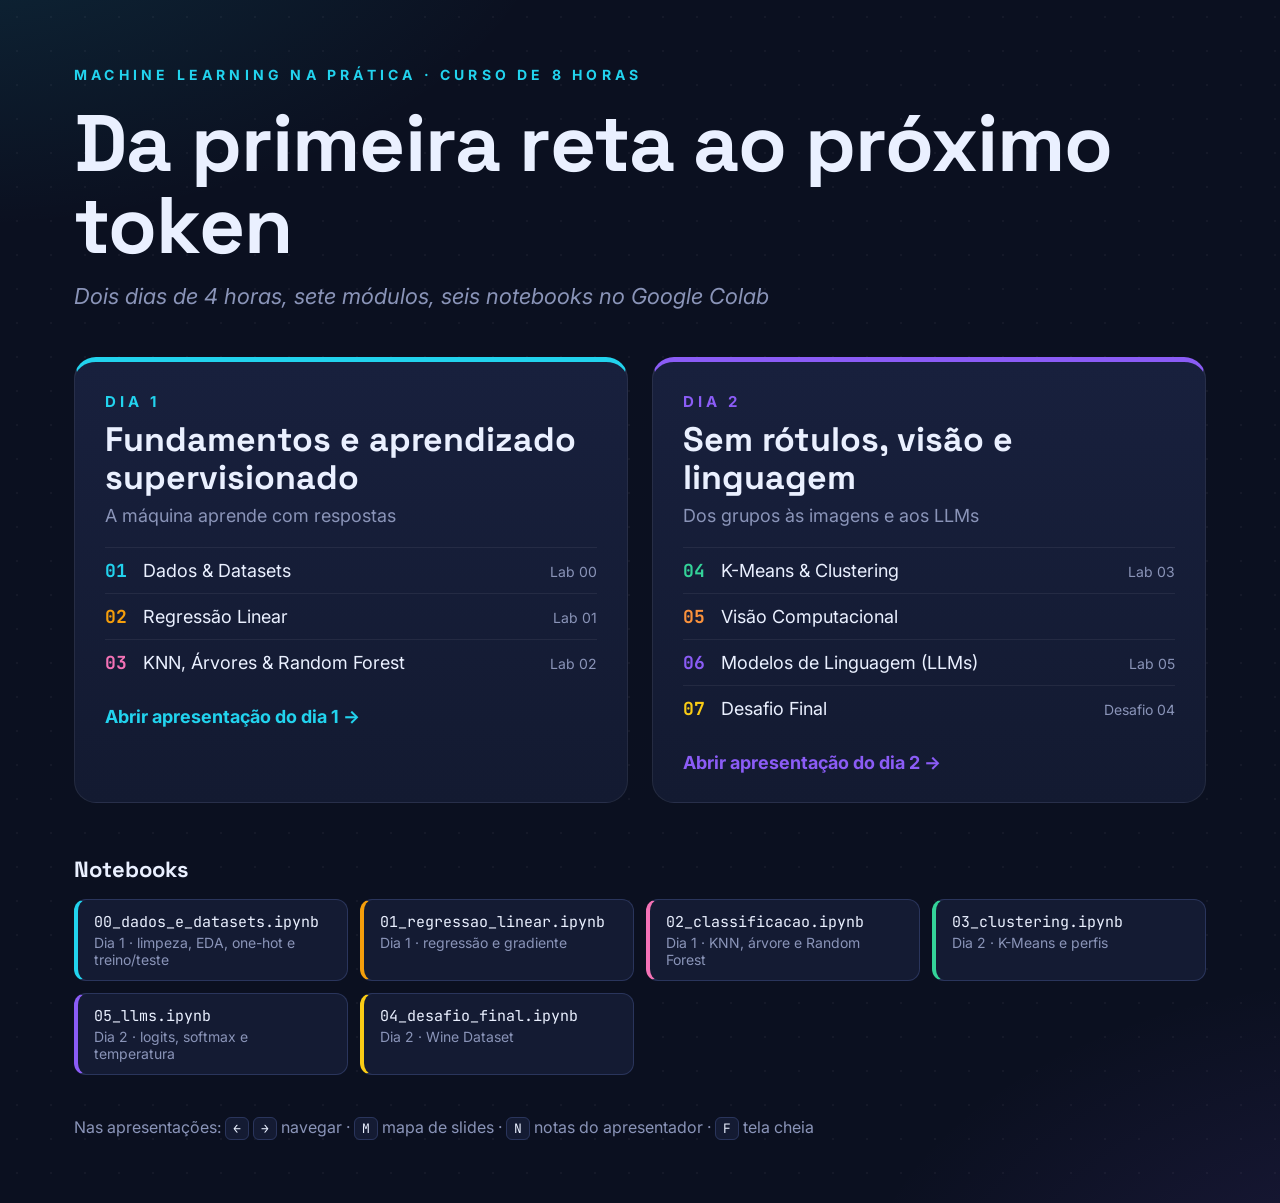
<file: index.html>
<!DOCTYPE html>
<html lang="pt-BR">
<head>
<meta charset="utf-8">
<meta name="viewport" content="width=device-width, initial-scale=1">
<title>Machine Learning na Prática</title>
<link rel="preconnect" href="https://fonts.googleapis.com">
<link rel="preconnect" href="https://fonts.gstatic.com" crossorigin>
<link href="https://fonts.googleapis.com/css2?family=Space+Grotesk:wght@500;700&family=Inter:wght@400;500;700&family=JetBrains+Mono:wght@400;700&display=swap" rel="stylesheet">
<style>
:root{--bg:#0B1020;--p1:#141B33;--ln:#2A355C;--tx:#EAF0FF;--mu:#8A94B8;--dim:#5A6488;--cy:#22D3EE;--am:#F59E0B;--pk:#F472B6;--gr:#34D399;--or:#FB923C;--vi:#8B5CF6;--ye:#FACC15;color-scheme:dark}
*{box-sizing:border-box}
body{margin:0;min-height:100vh;color:var(--tx);font:18px/1.5 Inter,system-ui,sans-serif;
 background:radial-gradient(900px 500px at -5% -10%,#22d3ee22,transparent 70%),radial-gradient(800px 500px at 110% 110%,#8b5cf622,transparent 70%),radial-gradient(circle,#ffffff0a 1.2px,transparent 1.4px) 0 0/34px 34px,var(--bg)}
main{max-width:1180px;margin:0 auto;padding:64px 24px 48px}
.k{font-weight:700;letter-spacing:.3em;text-transform:uppercase;font-size:14px;color:var(--cy)}
h1{font:700 clamp(42px,7vw,80px)/1.02 "Space Grotesk",sans-serif;margin:18px 0 14px;letter-spacing:-.01em}
.sub{color:var(--mu);font-size:22px;font-style:italic;margin:0 0 44px}
.days{display:grid;grid-template-columns:repeat(auto-fit,minmax(320px,1fr));gap:24px}
a.day{display:block;text-decoration:none;color:inherit;background:linear-gradient(180deg,#18203d,#131a31);border:1px solid #ffffff12;border-radius:22px;padding:30px 30px 26px;transition:transform .2s,border-color .2s;border-top:5px solid var(--c)}
a.day:hover,a.day:focus-visible{transform:translateY(-4px);border-color:var(--c);outline:none}
.day .n{font:700 15px Inter,sans-serif;letter-spacing:.25em;text-transform:uppercase;color:var(--c)}
.day h2{font:700 34px/1.1 "Space Grotesk",sans-serif;margin:10px 0 6px}
.day .t{color:var(--mu);margin-bottom:18px}
.mod{display:flex;gap:12px;align-items:baseline;padding:9px 0;border-top:1px solid #ffffff10}
.mod b{font-family:"JetBrains Mono",monospace;min-width:26px}
.mod span{flex:1}.mod i{font-style:normal;font-size:14px;color:var(--mu)}
.go{display:inline-block;margin-top:18px;font-weight:700;color:var(--c)}
h3{font:700 22px "Space Grotesk",sans-serif;margin:52px 0 16px}
.nb{display:grid;grid-template-columns:repeat(auto-fit,minmax(260px,1fr));gap:12px}
.nb div{background:var(--p1);border:1px solid var(--ln);border-left:4px solid var(--c);border-radius:12px;padding:12px 16px;font:15px "JetBrains Mono",monospace}
.nb small{display:block;font:14px Inter,sans-serif;color:var(--mu);margin-top:2px}
.keys{color:var(--mu);font-size:16px;margin-top:40px}
kbd{font:13px "JetBrains Mono";background:var(--p1);border:1px solid var(--ln);border-radius:6px;padding:2px 7px;color:var(--tx)}
</style>
</head>
<body>
<main>
  <div class="k">Machine Learning na Prática · curso de 8 horas</div>
  <h1>Da primeira reta ao próximo token</h1>
  <p class="sub">Dois dias de 4 horas, sete módulos, seis notebooks no Google Colab</p>

  <div class="days">
    <a class="day" href="dia1.html" style="--c:var(--cy)">
      <div class="n">Dia 1</div>
      <h2>Fundamentos e aprendizado supervisionado</h2>
      <div class="t">A máquina aprende com respostas</div>
      <div class="mod" style="color:var(--cy)"><b>01</b><span style="color:var(--tx)">Dados &amp; Datasets</span><i>Lab 00</i></div>
      <div class="mod" style="color:var(--am)"><b>02</b><span style="color:var(--tx)">Regressão Linear</span><i>Lab 01</i></div>
      <div class="mod" style="color:var(--pk)"><b>03</b><span style="color:var(--tx)">KNN, Árvores &amp; Random Forest</span><i>Lab 02</i></div>
      <span class="go">Abrir apresentação do dia 1 →</span>
    </a>
    <a class="day" href="dia2.html" style="--c:var(--vi)">
      <div class="n">Dia 2</div>
      <h2>Sem rótulos, visão e linguagem</h2>
      <div class="t">Dos grupos às imagens e aos LLMs</div>
      <div class="mod" style="color:var(--gr)"><b>04</b><span style="color:var(--tx)">K-Means &amp; Clustering</span><i>Lab 03</i></div>
      <div class="mod" style="color:var(--or)"><b>05</b><span style="color:var(--tx)">Visão Computacional</span><i></i></div>
      <div class="mod" style="color:var(--vi)"><b>06</b><span style="color:var(--tx)">Modelos de Linguagem (LLMs)</span><i>Lab 05</i></div>
      <div class="mod" style="color:var(--ye)"><b>07</b><span style="color:var(--tx)">Desafio Final</span><i>Desafio 04</i></div>
      <span class="go">Abrir apresentação do dia 2 →</span>
    </a>
  </div>

  <h3>Notebooks</h3>
  <div class="nb">
    <div style="--c:var(--cy)">00_dados_e_datasets.ipynb<small>Dia 1 · limpeza, EDA, one-hot e treino/teste</small></div>
    <div style="--c:var(--am)">01_regressao_linear.ipynb<small>Dia 1 · regressão e gradiente</small></div>
    <div style="--c:var(--pk)">02_classificacao.ipynb<small>Dia 1 · KNN, árvore e Random Forest</small></div>
    <div style="--c:var(--gr)">03_clustering.ipynb<small>Dia 2 · K-Means e perfis</small></div>
    <div style="--c:var(--vi)">05_llms.ipynb<small>Dia 2 · logits, softmax e temperatura</small></div>
    <div style="--c:var(--ye)">04_desafio_final.ipynb<small>Dia 2 · Wine Dataset</small></div>
  </div>

  <p class="keys">Nas apresentações: <kbd>←</kbd> <kbd>→</kbd> navegar · <kbd>M</kbd> mapa de slides · <kbd>N</kbd> notas do apresentador · <kbd>F</kbd> tela cheia</p>
</main>
</body>
</html>
</file>
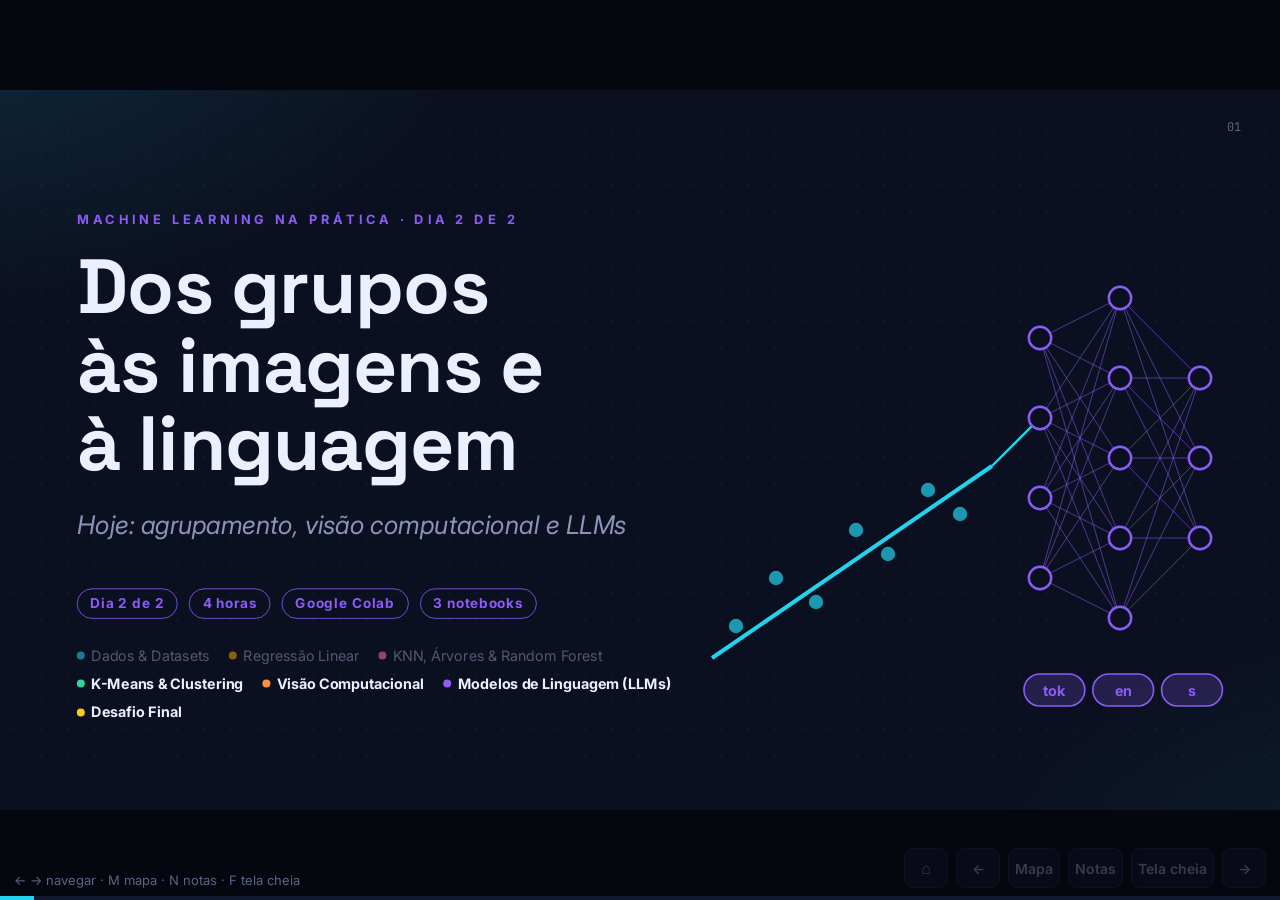
<file: dia2.html>
<!DOCTYPE html>
<html lang="pt-BR">
<head>
<meta charset="utf-8">
<meta name="viewport" content="width=device-width, initial-scale=1">
<title>ML na Prática · Dia 2</title>
<link rel="preconnect" href="https://fonts.googleapis.com">
<link rel="preconnect" href="https://fonts.gstatic.com" crossorigin>
<link href="https://fonts.googleapis.com/css2?family=Space+Grotesk:wght@500;700&family=Inter:wght@400;500;700&family=JetBrains+Mono:wght@400;700&display=swap" rel="stylesheet">
<link rel="stylesheet" href="assets/deck.css">
</head>
<body>
<div id="stage">
<!-- D2COVER -->
<section class="s" data-b="0" data-notes="CAPA · DIA 2 (2 min). Boas-vindas ao segundo dia. Ontem a máquina aprendeu com respostas (rótulos). Hoje: aprender sem rótulos, enxergar imagens e chegar aos LLMs — e ver como tudo de ontem reaparece dentro deles.">
  <div style="position:absolute;left:96px;top:150px;width:860px">
    <div class="lbl vi" style="letter-spacing:.3em">Machine Learning na Prática · Dia 2 de 2</div>
    <h1 style="font-size:96px;line-height:1.02;margin:26px 0 30px">Dos grupos às imagens e à linguagem</h1>
    <div class="mu" style="font-size:32px;font-style:italic">Hoje: agrupamento, visão computacional e LLMs</div>
    <div class="row" style="gap:14px;margin-top:56px"><span class="pill vi">Dia 2 de 2</span><span class="pill vi" id="coverDur">4 horas</span><span class="pill vi">Google Colab</span><span class="pill vi">3 notebooks</span></div>
    <div id="coverMods" style="display:flex;flex-wrap:wrap;gap:10px 24px;margin-top:34px;font-size:18px;color:var(--mu)"></div>
  </div>
  <svg id="cover" viewBox="0 0 700 700" style="position:absolute;right:40px;top:110px;width:700px;height:700px"></svg>
</section>

<!-- RECAP -->
<section class="s" data-b="1" data-notes="ONTEM (5 min). Relembre o fluxo do dia 1 e faça as três perguntas, uma de cada vez, antes de revelar a resposta (avance). Respostas: (1) para não vazar informação do teste para o treino; (2) não — olhe o recall da classe que importa; (3) fica sensível a ruído: overfitting.">
  <h2>Ontem, em uma linha</h2>
  <div id="recapChain" class="row" style="justify-content:space-between;margin:10px 0 50px"></div>
  <div class="grid3">
    <div class="card" style="border-top:4px solid var(--cy)"><div class="lbl cy" style="font-size:14px">Pergunta 1</div><b style="font-size:25px;display:block;margin:12px 0 16px">Por que o scaler é ajustado só no treino?</b><div class="f mu" data-f="1" style="font-size:21px">Para não vazar a média e o desvio do teste.</div></div>
    <div class="card" style="border-top:4px solid var(--pk)"><div class="lbl pk" style="font-size:14px">Pergunta 2</div><b style="font-size:25px;display:block;margin:12px 0 16px">95% de acurácia é sempre um bom modelo?</b><div class="f mu" data-f="2" style="font-size:21px">Não: olhe o recall da classe que importa.</div></div>
    <div class="card" style="border-top:4px solid var(--am)"><div class="lbl am" style="font-size:14px">Pergunta 3</div><b style="font-size:25px;display:block;margin:12px 0 16px">O que acontece com K = 1 no KNN?</b><div class="f mu" data-f="3" style="font-size:21px">Fica sensível a ruído: overfitting.</div></div>
  </div>
</section>

<!-- AGENDA2 -->
<section class="s" data-b="1" data-id="agenda" data-notes="AGENDA (2 min). Roteiro do dia 2: quatro módulos e o desafio final. Clique num módulo para pular; tecla M abre o mapa de slides.">
  <h2>O caminho de hoje</h2>
  <div class="mu" style="font-size:25px;margin-top:-18px" id="agSub"></div>
  <svg id="agSvg" viewBox="0 0 1408 600" style="width:1408px;height:600px;margin-top:10px"></svg>
</section>

<!-- M04 -->
<section class="s sec" data-b="5" data-q="Dá para encontrar grupos sem ninguém dizer quais são?" data-items="K-Means passo a passo;Cotovelo e silhouette;Quando o K-Means falha;DBSCAN e hierárquico;PCA: reduzir dimensões;lab:Lab 03" data-notes="CAPA DO MÓDULO 04 (1 min). Mudamos de tipo de aprendizado: agora não há rótulos. O K-Means descobre grupos pela distância — a mesma ideia de distância do KNN de ontem."></section>

<!-- 20 -->
<section class="s" data-b="5" data-id="km" data-notes="SLIDE 20 (5 min). Use “Passo” para alternar: (1) cada ponto vai ao centroide mais próximo, (2) cada centroide vira a média do seu grupo. Repita até estabilizar. Sorteie de novo para mostrar que a inicialização importa. O cluster não recebe significado automaticamente: a interpretação vem depois.">
  <h2>E se ninguém soubesse as respostas?</h2>
  <div class="row" style="gap:40px">
    <svg id="kmPlot" viewBox="0 0 760 560" style="width:760px;height:560px"></svg>
    <div class="col" style="flex:1;gap:18px">
      <div class="card col" style="gap:12px">
        <div class="row" style="gap:10px;flex-wrap:wrap"><button class="b" id="kmInit">Sortear centroides</button><button class="b" id="kmStep">Passo ▸</button><button class="b" id="kmRun">▶ Rodar</button></div>
        <div class="row" style="gap:10px;align-items:center;font-size:19px">K = <button class="b" data-k="2">2</button><button class="b on" data-k="3">3</button><button class="b" data-k="4">4</button><button class="b" data-k="5">5</button></div></div>
      <div class="card"><div class="lbl mu" style="font-size:14px">Agora</div><div id="kmPhase" style="font-size:28px;font-weight:700;margin-top:8px;min-height:80px"></div><div class="mono mu" id="kmIt" style="font-size:19px"></div></div>
      <div class="col" style="gap:6px;font-size:21px"><div><b class="gr">1</b> escolher K e sortear centroides</div><div><b class="gr">2</b> cada ponto vai ao centroide mais próximo</div><div><b class="gr">3</b> centroide vira a média do grupo</div><div><b class="gr">4</b> repetir até estabilizar</div></div>
      <div class="note">O significado de cada grupo é interpretação humana</div>
    </div>
  </div>
</section>

<!-- 21 -->
<section class="s" data-b="5" data-id="elbow" data-notes="SLIDE 21 (5 min). Calculado ao vivo nos mesmos dados do slide anterior. A inércia sempre cai quando K cresce (com K = n ela é zero), então o cotovelo é uma heurística, não uma prova. Silhouette (−1 a 1) compara coesão e separação. Escala, formato e densidade dos grupos influenciam os dois.">
  <h2>Quantos grupos realmente existem?</h2>
  <div class="row" style="gap:32px">
    <div class="card" style="flex:1"><div class="lbl gr">Inércia × K</div><svg id="elbowSvg" viewBox="0 0 620 420" style="width:100%;height:420px;margin-top:10px"></svg><div class="note" style="font-size:19px">Cotovelo: heurística, não prova</div></div>
    <div class="card f" data-f="1" style="flex:1"><div class="lbl cy">Silhouette × K</div><svg id="silSvg" viewBox="0 0 620 420" style="width:100%;height:420px;margin-top:10px"></svg><div class="note" style="font-size:19px">Mais alto = grupos coesos e separados</div></div>
  </div>
</section>

<!-- KMFAIL -->
<section class="s" data-b="5" data-id="kmfail" data-notes="QUANDO O K-MEANS FALHA (5 min). O K-Means supõe grupos “redondos”, de tamanho parecido, e usa a média. Troque o conjunto: em bolhas ele vai bem; em luas e anéis corta os grupos ao meio; com densidades diferentes erra a fronteira. À direita, o DBSCAN agrupa por densidade: pontos com vizinhos suficientes dentro de um raio ε formam grupos, e pontos isolados viram ruído (cinza). Ele não precisa de K, mas precisa de ε.">
  <h2>Quando o K-Means falha</h2>
  <div class="row" id="kfSet" style="gap:10px;margin-bottom:18px"><button class="b on" data-d="blobs">Bolhas</button><button class="b" data-d="moons">Luas</button><button class="b" data-d="rings">Anéis</button><button class="b" data-d="dens">Densidades diferentes</button></div>
  <div class="row" style="gap:28px">
    <div class="card" style="flex:1;padding:18px 22px"><div class="lbl gr" style="font-size:14px">K-Means · K = <span id="kfK"></span></div><svg id="kfKm" viewBox="0 0 640 440" style="width:100%;height:440px"></svg></div>
    <div class="card" style="flex:1;padding:18px 22px"><div class="lbl cy" style="font-size:14px">DBSCAN · por densidade</div><svg id="kfDb" viewBox="0 0 640 440" style="width:100%;height:440px"></svg></div>
  </div>
</section>

<!-- DENDRO -->
<section class="s" data-b="5" data-id="dendro" data-notes="AGRUPAMENTO HIERÁRQUICO (4 min). Começa com cada ponto sozinho e vai juntando os dois grupos mais próximos, passo a passo. O dendrograma registra essas fusões: a altura é a distância em que os grupos se juntaram. Arraste a linha de corte: a altura do corte define quantos grupos você quer, sem rodar de novo. Útil para ver a estrutura em vários níveis (taxonomias, perfis de clientes).">
  <h2>Juntar os mais próximos, passo a passo</h2>
  <div class="row" style="gap:36px">
    <svg id="dgPts" viewBox="0 0 540 520" style="width:540px;height:520px"></svg>
    <div class="col" style="flex:1;gap:14px"><svg id="dgTree" viewBox="0 0 830 440" style="width:100%;height:440px"></svg>
      <div class="row" style="gap:16px;align-items:center"><span class="lbl mu" style="font-size:14px">Altura do corte</span><input id="dgCut" type="range" min="0.02" max="1" step="0.01" value="0.45" style="width:360px"><span class="big gr" id="dgK" style="font-size:34px"></span></div></div>
  </div>
</section>

<!-- PCA -->
<section class="s" data-b="5" data-id="pca" data-notes="PCA (5 min). Dados com muitas features são difíceis de visualizar e de agrupar. A PCA procura as direções de maior variância. Gire o eixo: cada ponto é projetado nele (traços) e a barra mostra quanto da variância total sobra na projeção. Clique em “Encontrar PC1” para ir à melhor direção. Com as 13 features do Wine, as 2 primeiras componentes já permitem um gráfico 2D. Como o K-Means, a PCA é não supervisionada e precisa de dados padronizados.">
  <h2>Muitas features? Procure as direções que importam</h2>
  <div class="row" style="gap:40px">
    <svg id="pcaSvg" viewBox="0 0 760 560" style="width:760px;height:560px"></svg>
    <div class="col" style="flex:1;gap:18px">
      <div class="card"><div class="lbl mu" style="font-size:14px">Ângulo do eixo</div><div class="row" style="align-items:center;gap:16px;margin-top:10px"><input id="pcaA" type="range" min="0" max="179" step="1" value="120" style="width:300px"><span class="mono big" id="pcaAv" style="font-size:30px"></span></div><button class="b" id="pcaGo" style="margin-top:14px">Encontrar PC1</button></div>
      <div class="card"><div class="lbl mu" style="font-size:14px">Variância preservada</div><div class="big gr" id="pcaV" style="font-size:72px;margin-top:6px"></div><div style="height:18px;border-radius:9px;background:var(--ln);margin-top:12px"><div id="pcaBar" style="height:100%;border-radius:9px;background:var(--gr);width:0"></div></div></div>
      <div class="col" style="gap:8px;font-size:21px"><div><b class="gr">PC1</b> <span class="mu">direção de maior variância</span></div><div><b class="gr">PC2</b> <span class="mu">a próxima, perpendicular à PC1</span></div><div><b class="gr">Uso</b> <span class="mu">visualizar, comprimir, acelerar modelos</span></div></div>
    </div>
  </div>
</section>

<!-- 22 LAB03 -->
<section class="s lab" data-b="5" data-lab="03|Encontre perfis de consumo|03_clustering.ipynb|20|gr" data-steps="00–05|Explorar os dados sintéticos de consumo e sua variação;05–10|Padronizar e aplicar o K-Means;10–15|Comparar K pelo cotovelo e pela silhouette;15–20|Testar sem padronização e interpretar centroides e perfis" data-q="O cluster é útil para uma decisão real, ou só visualmente convincente?" data-notes="SLIDE 22 — LAB 03 (20 min). Abra 03_clustering.ipynb."></section>

<!-- PAUSE3 -->
<section class="s" data-b="5" data-pause="10" data-next="A seguir: visão computacional" data-nochrome="1" data-notes="PAUSA (10 min). Clique em Iniciar."></section>

<!-- M05 -->
<section class="s sec" data-b="6" data-q="Como uma máquina enxerga?" data-items="Do neurônio à rede;Imagem = tabela de números;Convolução e CNNs;Data augmentation;Transfer learning;Tarefas de visão" data-notes="CAPA DO MÓDULO 05 (1 min). Para enxergar, precisamos de redes neurais. Começamos pelo neurônio (a nossa reta de ontem com uma ativação) e chegamos às redes convolucionais e ao transfer learning."></section>

<!-- 23 -->
<section class="s" data-b="6" data-id="neuron" data-notes="SLIDE 23 (5 min). Base para visão e linguagem. Avance: a reta vira um neurônio (várias entradas, soma ponderada, ativação). Depois troque a ativação no gráfico da direita: é a MESMA rede de 12 neurônios com pesos fixos. Com ativação linear, ela inteira vira uma reta; com ReLU ou sigmoide, curvas. É a não linearidade que dá poder às camadas. Evite dizer que redes são “apenas regressões agrupadas”.">
  <h2>Da primeira reta a uma rede inteira</h2>
  <div class="row" style="gap:30px">
    <svg viewBox="0 0 860 600" style="width:860px;height:600px">
      <g class="f" data-f="0" style="opacity:1;transform:none"><rect x="0" y="40" width="240" height="220" rx="18" fill="#141B33"/><line x1="30" y1="210" x2="210" y2="80" stroke="#22D3EE" stroke-width="5"/><text x="120" y="245" text-anchor="middle" font-family="JetBrains Mono" font-weight="700" font-size="22" fill="#22D3EE">w·x + b</text></g>
      <g class="f" data-f="1">
        <path d="M255 150 H300" stroke="#8A94B8" stroke-width="3" marker-end="url(#arw)"/>
        <g font-family="JetBrains Mono" font-size="20">
        <circle cx="350" cy="60" r="30" fill="#1B2442" stroke="#22D3EE" stroke-width="2.5"/><text x="350" y="67" text-anchor="middle">x₁</text>
        <circle cx="350" cy="150" r="30" fill="#1B2442" stroke="#22D3EE" stroke-width="2.5"/><text x="350" y="157" text-anchor="middle">x₂</text>
        <circle cx="350" cy="240" r="30" fill="#1B2442" stroke="#22D3EE" stroke-width="2.5"/><text x="350" y="247" text-anchor="middle">x₃</text>
        <path d="M380 60 L510 145 M380 150 L510 150 M380 240 L510 155" stroke="#22D3EE" stroke-width="2.5" stroke-dasharray="8 7" style="animation:flow 1s linear infinite"/>
        <text x="430" y="85" fill="#22D3EE" font-size="17">w₁</text><text x="430" y="142" fill="#22D3EE" font-size="17">w₂</text><text x="430" y="222" fill="#22D3EE" font-size="17">w₃</text>
        <circle cx="565" cy="150" r="55" fill="#8B5CF6" fill-opacity=".25" stroke="#8B5CF6" stroke-width="3"/><text x="565" y="158" text-anchor="middle" font-weight="700" font-size="24">Σ | σ</text>
        <path d="M620 150 H690" stroke="#8B5CF6" stroke-width="3" marker-end="url(#arv)"/><text x="705" y="160" font-size="30" font-weight="700" fill="#8B5CF6">a</text></g>
        <rect x="270" y="320" width="520" height="70" rx="14" fill="#141B33"/><text x="530" y="364" text-anchor="middle" font-family="JetBrains Mono" font-weight="700" font-size="22">a = <tspan fill="#8B5CF6">σ</tspan>(w₁x₁ + w₂x₂ + w₃x₃ + b)</text></g>
      <g class="f" data-f="2"><g id="netSmall" transform="translate(0,430)"></g></g>
    </svg>
    <div class="card f" data-f="3" style="flex:1"><div class="lbl vi">Mesma rede, outra ativação</div>
      <svg id="actPlot" viewBox="0 0 480 330" style="width:100%;height:330px;margin:12px 0"></svg>
      <div class="row" id="actBtns" style="gap:10px"><button class="b" data-a="lin">linear</button><button class="b on" data-a="relu">ReLU</button><button class="b" data-a="sig">sigmoide</button></div>
      <div id="actMsg" style="font-size:20px;margin-top:14px;min-height:56px"></div></div>
  </div>
</section>

<!-- 24 -->
<section class="s" data-b="6" data-notes="SLIDE 24 (4 min). Propagação direta: a rede calcula a previsão. A perda mede o erro. Retropropagação: calcula os gradientes de todos os pesos (regra da cadeia). O otimizador atualiza os parâmetros — a mesma descida do gradiente do módulo de regressão, com milhões ou bilhões de parâmetros.">
  <h2>A rede aprende com o mesmo princípio</h2>
  <div class="row" style="gap:40px">
    <svg viewBox="0 0 760 580" style="width:760px;height:580px">
      <circle id="loopC" cx="380" cy="290" r="210" fill="none" stroke="#2A355C" stroke-width="3" stroke-dasharray="12 10"/>
      <circle r="13" fill="#F59E0B"><animateMotion dur="5s" repeatCount="indefinite" path="M380 80 A210 210 0 1 1 379.9 80"/></circle>
      <g font-size="23" font-weight="700" text-anchor="middle">
        <rect x="230" y="40" width="300" height="84" rx="16" fill="#141B33" stroke="#22D3EE" stroke-width="2.5"/><text x="380" y="78" fill="#22D3EE">Propagação direta</text><text x="380" y="106" font-size="17" font-weight="400" fill="#8A94B8">calcula a previsão</text>
        <rect x="500" y="248" width="250" height="84" rx="16" fill="#141B33" stroke="#F59E0B" stroke-width="2.5"/><text x="625" y="286" fill="#F59E0B">Perda</text><text x="625" y="314" font-size="17" font-weight="400" fill="#8A94B8">mede o erro</text>
        <rect x="230" y="456" width="300" height="84" rx="16" fill="#141B33" stroke="#8B5CF6" stroke-width="2.5"/><text x="380" y="494" fill="#8B5CF6">Retropropagação</text><text x="380" y="522" font-size="17" font-weight="400" fill="#8A94B8">calcula os gradientes</text>
        <rect x="10" y="248" width="250" height="84" rx="16" fill="#141B33" stroke="#34D399" stroke-width="2.5"/><text x="135" y="286" fill="#34D399">Otimizador</text><text x="135" y="314" font-size="17" font-weight="400" fill="#8A94B8">atualiza os pesos</text>
        <text x="380" y="298" font-size="22" font-family="JetBrains Mono" font-weight="400" fill="#5A6488">1 passo</text></g>
    </svg>
    <div class="card" style="flex:1"><div class="lbl am">Lembra do módulo 02?</div>
      <svg viewBox="0 0 520 260" style="width:100%;height:260px;margin:18px 0"><path d="M20 20 Q260 460 500 20" fill="none" stroke="#22D3EE" stroke-width="4"/>
        <g fill="#F59E0B"><circle cx="60" cy="72" r="9"/><circle cx="140" cy="150" r="9"/><circle cx="200" cy="190" r="9"/><circle cx="240" cy="205" r="9"/></g></svg>
      <div class="mono" style="font-size:30px;font-weight:700;text-align:center">w ← w − α · ∂L/∂w</div>
      <div class="mu" style="text-align:center;margin-top:12px">mesma regra, aplicada a todos os pesos da rede</div></div>
  </div>
</section>

<!-- VC 1: pixels -->
<section class="s" data-b="6" data-id="px" data-notes="PIXELS (5 min). Desenhe no grid arrastando o mouse (Shift + arrastar apaga). Cada quadradinho é um pixel: um número de 0 (preto) a 255 (branco). Uma imagem 14×14 em tons de cinza é uma tabela com 196 números; colorida, são 3 canais (R, G, B). Avance para “achatar” a imagem em uma linha: é exatamente uma linha de dataset do módulo 01, com 196 features. O desenho feito aqui é usado nos dois próximos slides.">
  <h2>Para a máquina, uma imagem é uma tabela de números</h2>
  <div class="row" style="gap:56px">
    <svg id="pxGrid" viewBox="-1 -1 506 506" style="width:560px;height:560px;cursor:crosshair;touch-action:none"></svg>
    <div class="col" style="flex:1;gap:20px">
      <div class="row" style="gap:10px;flex-wrap:wrap"><button class="b" id="pxEx">Exemplo: 7</button><button class="b" id="pxClr">Limpar</button><button class="b on" id="pxNum">Números</button></div>
      <div class="card"><div class="big or" style="font-size:68px">14 × 14 = 196</div><div class="mu" style="margin-top:10px">números entre 0 (preto) e 255 (branco)</div></div>
      <div class="card"><b>Uma foto colorida Full HD</b><div class="mono" style="font-size:24px;margin-top:8px">1920 × 1080 × 3 <span class="mu">canais RGB</span></div><div class="mono or" style="font-size:24px;font-weight:700">≈ 6,2 milhões de números</div></div>
      <div class="f" data-f="1"><div class="lbl mu" style="font-size:14px;margin-bottom:10px">Achatando a imagem: uma linha do dataset</div><svg id="pxVec" viewBox="0 0 760 62" style="width:100%;height:62px"></svg><div class="mu" style="font-size:19px;margin-top:8px">196 features → serve para KNN, árvore, rede neural…</div></div>
    </div>
  </div>
  <div class="note" style="position:absolute;bottom:40px">Arraste no grid para desenhar · Shift + arrastar apaga</div>
</section>

<!-- VC 2: convolução -->
<section class="s" data-b="6" data-id="conv" data-notes="CONVOLUÇÃO (6 min). A imagem do slide anterior (o que vocês desenharam!) passa por um filtro 3×3. Em cada posição: multiplica cada pixel pelo peso correspondente e soma. Troque o filtro: borda vertical, horizontal, desfoque, realce. Clique em Deslizar para ver a janela percorrendo a imagem. Ciano = resposta positiva, âmbar = negativa. Avance para o ponto-chave: numa CNN ninguém escolhe esses pesos — eles são aprendidos com descida do gradiente, como o w da regressão.">
  <h2>Um filtro que desliza pela imagem</h2>
  <svg id="convSvg" viewBox="0 0 1408 430" style="width:1408px;height:430px"></svg>
  <div class="row" style="gap:16px;align-items:center;margin-top:22px;flex-wrap:wrap">
    <div class="row" id="convK" style="gap:10px"><button class="b on" data-k="v">Borda vertical</button><button class="b" data-k="h">Borda horizontal</button><button class="b" data-k="blur">Desfoque</button><button class="b" data-k="sharp">Realce</button></div>
    <button class="b" id="convGo">▶ Deslizar</button>
    <div id="convCalc" class="mono" style="font-size:21px;margin-left:12px"></div>
  </div>
  <div class="f" data-f="1" style="margin-top:24px;font-size:25px"><b class="or">Numa CNN, os pesos do filtro não são escolhidos à mão:</b> <span class="mu">são aprendidos com descida do gradiente</span></div>
</section>

<!-- VC 3: CNN -->
<section class="s" data-b="6" data-id="cnn" data-notes="CNN (5 min). Uma rede convolucional empilha camadas de convolução (filtros aprendidos), ReLU e pooling (reduz o tamanho guardando o valor mais forte). Avance: as primeiras camadas respondem a bordas e traços; as do meio, a curvas e formas; no fim, uma camada densa combina tudo e gera probabilidades por classe. Os mapas mostrados são calculados a partir do dígito desenhado; as probabilidades são ilustrativas.">
  <h2>De bordas a objetos: camadas que enxergam</h2>
  <svg id="cnnSvg" viewBox="0 0 1408 500" style="width:1408px;height:500px"></svg>
  <div class="note" style="position:absolute;bottom:40px">Mapas calculados a partir do seu desenho · filtros da 2ª camada e probabilidades ilustrativos</div>
</section>

<!-- AUG -->
<section class="s" data-b="6" data-id="aug" data-notes="DATA AUGMENTATION (4 min). Rótulos custam caro; variações custam quase nada. A partir do dígito desenhado (slide de pixels), geramos versões deslocadas, giradas, com zoom, ruído e contraste diferentes — todas continuam sendo um 7. Assim a rede aprende a ignorar o que não importa (posição, iluminação). Clique em “Novas variações”. Cuidado com transformações que mudam o rótulo: um 7 espelhado não é um 7; já um gato espelhado continua gato.">
  <h2>Mais exemplos sem novos rótulos</h2>
  <div class="row" style="gap:44px">
    <div class="col" style="width:320px;gap:14px"><div class="lbl mu" style="font-size:14px">Original (seu desenho)</div><svg id="augOrig" viewBox="0 0 280 280" style="width:300px;height:300px"></svg><button class="b" id="augGo">Novas variações</button><div class="mu" style="font-size:20px">Cada variação continua sendo um <b class="tx">7</b>: o rótulo vem de graça</div></div>
    <div id="augGrid" style="flex:1;display:grid;grid-template-columns:repeat(3,1fr);gap:18px"></div>
  </div>
</section>

<!-- TRANSFER -->
<section class="s" data-b="6" data-notes="TRANSFER LEARNING (4 min). Treinar uma CNN do zero exige muitas imagens rotuladas. Avance: uma rede pré-treinada (ex.: no ImageNet, ~1,2 milhão de imagens e 1.000 classes) já aprendeu bordas, texturas e partes. Congelamos essas camadas e trocamos só a “cabeça” final pelas nossas classes — poucas centenas de imagens podem bastar. É o mesmo padrão dos LLMs: pré-treino caro uma vez, ajuste fino barato muitas vezes.">
  <h2>Transfer learning: aproveitar quem já aprendeu</h2>
  <svg id="tlSvg" viewBox="0 0 1408 470" style="width:1408px;height:470px"></svg>
  <div class="f" data-f="3" style="font-size:25px;margin-top:14px"><b class="vi">Mesmo padrão dos LLMs:</b> <span class="mu">pré-treino caro uma vez, ajuste fino barato muitas vezes</span></div>
</section>

<!-- VC 4: tarefas -->
<section class="s" data-b="6" data-notes="TAREFAS DE VISÃO (4 min). Quatro tarefas clássicas: classificar (o que há na imagem), detectar (onde está cada objeto, com caixas), segmentar (a que objeto pertence cada pixel) e ler texto (OCR). Avance para conectar com o que já vimos: KNN em pixels crus funciona em dígitos simples, mas quebra com deslocamento, iluminação e fundo; K-Means agrupa cores para uma segmentação simples sem rótulos; e as CNNs aprendem as próprias features.">
  <h2>O que dá para fazer quando a máquina enxerga?</h2>
  <div id="vcTasks" style="display:grid;grid-template-columns:repeat(4,1fr);gap:22px"></div>
  <div class="row f" data-f="1" style="gap:22px;margin-top:26px">
    <div class="card" style="flex:1;border-left:4px solid var(--pk)"><b class="pk">KNN em pixels</b><div class="mu" style="font-size:19px;margin-top:6px">funciona em dígitos simples, mas quebra com deslocamento, luz e fundo</div></div>
    <div class="card" style="flex:1;border-left:4px solid var(--gr)"><b class="gr">K-Means em cores</b><div class="mu" style="font-size:19px;margin-top:6px">agrupa pixels parecidos: uma segmentação simples, sem rótulos</div></div>
    <div class="card" style="flex:1;border-left:4px solid var(--or)"><b class="or">CNNs</b><div class="mu" style="font-size:19px;margin-top:6px">aprendem as próprias features, em vez de usar pixels crus</div></div>
  </div>
</section>

<!-- PAUSE4 -->
<section class="s" data-b="6" data-pause="10" data-next="A seguir: modelos de linguagem" data-nochrome="1" data-notes="PAUSA (10 min). Clique em Iniciar."></section>

<!-- M06 -->
<section class="s sec" data-b="7" data-q="Como tudo isso vira um modelo que conversa?" data-items="Próximo token e tokens;Embeddings e atenção;Temperatura;Treino em três estágios;Alucinação e RAG;Imagem vira token;lab:Lab 05" data-notes="CAPA DO MÓDULO 06 (1 min). Chegamos aos LLMs. Vamos ver que eles reaproveitam tudo o que vimos: dados, perda e gradiente, vizinhos, grupos e até a visão computacional."></section>

<!-- 25 -->
<section class="s" data-b="7" data-notes="SLIDE 25 (4 min). Projete “O céu hoje está ___” e peça palpites ANTES de avançar. Probabilidades ilustrativas. No pré-treinamento, LLMs autorregressivos aprendem a prever o próximo token em grandes quantidades de texto — aprendizado autossupervisionado. O pós-treinamento (instruções, preferências) é outro estágio.">
  <h2>Complete a frase</h2>
  <div class="big" style="font-size:84px;margin:10px 0 50px">O céu hoje está <span class="vi" style="border-bottom:6px solid var(--vi)">&nbsp;&nbsp;&nbsp;&nbsp;&nbsp;&nbsp;</span></div>
  <div class="row" style="gap:50px">
    <div id="ntBars" class="col f" data-f="1" style="flex:1;gap:14px"></div>
    <div class="col f" data-f="2" style="width:440px;gap:18px">
      <div class="card"><div class="lbl vi" style="font-size:15px">Pré-treino</div><div style="margin-top:8px;font-size:21px">prever o próximo token; o rótulo vem do próprio texto</div></div>
      <div class="card"><div class="lbl mu" style="font-size:15px">Pós-treino</div><div class="mu" style="margin-top:8px;font-size:21px">outro estágio: instruções e preferências</div></div></div>
  </div>
  <div class="note" style="position:absolute;bottom:40px">Probabilidades ilustrativas</div>
</section>

<!-- 26 -->
<section class="s" data-b="7" data-id="tok"data-notes="SLIDE 26 (4 min). Digite qualquer frase no campo. Texto vira tokens, cada token vira um ID, cada ID é mapeado para um vetor (embedding), e a posição também entra. O “tokenizador” aqui é ilustrativo (corta palavras longas em pedaços); modelos reais usam BPE ou similares e cada um tokeniza de um jeito.">
  <h2>Texto não entra como texto</h2>
  <input id="tokIn" value="O céu hoje está" aria-label="Frase" style="font:700 34px 'JetBrains Mono';width:100%;background:var(--p1);color:var(--tx);border:2px solid var(--ln);border-radius:14px;padding:16px 22px">
  <div id="tokOut" style="margin-top:36px"></div>
  <div class="note" style="position:absolute;bottom:40px">Tokens, IDs e vetores ilustrativos: cada modelo tokeniza diferente</div>
</section>

<!-- EMBEDDINGS -->
<section class="s" data-b="7" data-id="emb" data-notes="EMBEDDINGS (5 min). Cada token vira um vetor: o embedding. Palavras usadas em contextos parecidos ficam próximas. Clique numa palavra: os 3 vizinhos mais próximos são exatamente o KNN do módulo 03 — é a base da busca semântica e do RAG. Clique em “Agrupar com K-Means” para rodar o K-Means do módulo 04 nesses vetores. Clique em “laranja”: os vizinhos misturam cor, céu e fruta — um vetor por palavra mistura sentidos; é a atenção, no próximo slide, que usa o contexto para decidir. Mapa 2D ilustrativo: embeddings reais têm centenas ou milhares de dimensões.">
  <h2>Palavras vizinhas: o KNN de volta</h2>
  <div class="row" style="gap:40px">
    <svg id="embSvg" viewBox="0 0 860 560" style="width:860px;height:560px"></svg>
    <div class="col" style="flex:1;gap:18px">
      <div class="card"><div class="lbl mu" style="font-size:14px">3 vizinhos mais próximos de</div><div id="embQ" class="big vi" style="font-size:52px;margin:10px 0 14px"></div><div id="embNN" class="col mono" style="gap:6px;font-size:22px"></div></div>
      <div class="row" style="gap:10px;flex-wrap:wrap"><button class="b" id="embKm">Agrupar com K-Means</button><button class="b" id="embRst">Limpar</button></div>
      <div class="col" style="gap:8px;font-size:21px"><div><b class="pk">KNN</b> <span class="mu">→ busca semântica e RAG</span></div><div><b class="gr">K-Means</b> <span class="mu">→ organizar e deduplicar textos</span></div></div>
      <div class="note">Clique numa palavra · mapa 2D ilustrativo</div>
    </div>
  </div>
</section>

<!-- 27 -->
<section class="s" data-b="7" data-id="att" data-notes="SLIDE 27 (5 min). Clique em qualquer palavra para ver para onde ela “olha”. Self-attention mistura informação do contexto. Q = consultas, K = chaves, V = valores. Em modelos autorregressivos, a máscara causal impede olhar tokens futuros (apagados). Pesos ilustrativos, não de um LLM real.">
  <h2>A palavra “ele” aponta para quem?</h2>
  <svg id="attSvg" viewBox="0 0 1408 380" style="width:1408px;height:380px"></svg>
  <div class="row" style="gap:30px;margin-top:20px">
    <div class="formula" style="font-size:28px;flex:1">Attention(Q,K,V) = softmax( QKᵀ / √d<sub>k</sub> ) V
      <div style="font:500 19px Inter;margin-top:12px" class="mu"><b class="cy">Q</b> consultas &nbsp; <b class="am">K</b> chaves &nbsp; <b class="gr">V</b> valores</div></div>
    <div class="card row" style="gap:24px;align-items:center"><svg id="maskSvg" viewBox="0 0 170 170" style="width:170px;height:170px"></svg><div style="width:220px"><div class="lbl vi" style="font-size:14px">Máscara causal</div><div class="mu" style="font-size:19px;margin-top:6px">cada token só vê o passado</div></div></div>
  </div>
  <div class="note" style="position:absolute;bottom:40px">Clique numa palavra · pesos ilustrativos</div>
</section>

<!-- 28 -->
<section class="s" data-b="7" data-id="gen" data-notes="SLIDE 28 (4 min). Clique em “Gerar próximo token” várias vezes. Fluxo: tokens e posições → embeddings → N blocos Transformer → logits → softmax → escolha. O token escolhido volta ao contexto e o ciclo se repete (laço autorregressivo). Cada bloco tem atenção, MLP, conexões residuais e normalização. Probabilidades ilustrativas.">
  <h2>O Transformer transforma contexto em previsão</h2>
  <div id="genCtx" class="mono" style="font-size:38px;min-height:60px;margin-bottom:28px"></div>
  <svg id="genSvg" viewBox="0 0 1408 300" style="width:1408px;height:300px"></svg>
  <div class="row" style="gap:20px;align-items:center;margin-top:18px">
    <button class="b" id="genGo">Gerar próximo token ▸</button><button class="b" id="genRst">Reiniciar</button>
    <div id="genTop" class="mono" style="font-size:20px;margin-left:20px"></div></div>
  <div class="row" style="gap:14px;margin-top:26px;align-items:center"><span class="lbl vi" style="font-size:14px">Dentro de cada bloco</span><span class="pill vi">Self-attention</span><span class="pill vi">MLP</span><span class="pill vi">Residual</span><span class="pill vi">Normalização</span></div>
</section>

<!-- 29 -->
<section class="s" data-b="7" data-id="temp" data-notes="SLIDE 29 (4 min). Arraste a temperatura: ela divide os logits antes do softmax e muda a concentração da distribuição, sem retreinar. Baixa: previsível. Alta: probabilidade espalhada. Amostre algumas vezes em cada temperatura. Mais variedade NÃO é mais precisão factual: relacione a alucinações e verificação externa.">
  <h2>Uma pergunta. Muitas respostas possíveis</h2>
  <div class="row" style="gap:44px">
    <div style="flex:1"><div class="big" style="font-size:40px;margin-bottom:20px">O céu hoje está …</div><div id="tBars" class="col" style="gap:12px"></div></div>
    <div class="col" style="width:520px;gap:18px">
      <div class="card"><div class="lbl mu" style="font-size:14px">Temperatura</div><div class="row" style="align-items:center;gap:16px;margin-top:8px"><input id="tT" type="range" min="0.1" max="2.5" step="0.05" value="1" style="width:300px"><span class="big mono am" id="tTv" style="font-size:48px">1,00</span></div></div>
      <div class="card"><div class="row" style="gap:10px"><button class="b" id="tS">Amostrar ×10</button><button class="b" id="tR">Limpar</button></div><div id="tOut" class="mono" style="font-size:20px;margin-top:14px;min-height:120px;line-height:1.6"></div></div>
      <div class="mono" style="font-size:22px;font-weight:700">softmax(logits / T)</div>
      <div class="am" style="font-size:22px;font-weight:700">Mais variedade ≠ mais verdade</div></div>
  </div>
</section>

<!-- STAGES -->
<section class="s" data-b="7" data-notes="COMO UM LLM É TREINADO (5 min). Avance estágio por estágio. 1) Pré-treino: prever o próximo token em quantidades enormes de texto (autossupervisionado) — gera um modelo base, que só continua textos. 2) Ajuste por instruções: exemplos de pergunta → boa resposta, aprendizado supervisionado como no dia 1. 3) Alinhamento por preferências (ex.: RLHF): pessoas comparam respostas e o modelo é ajustado para preferir as melhores — aprendizado por reforço, o terceiro tipo do slide de abertura. Exemplo ilustrativo embaixo.">
  <h2>Como um LLM é treinado: três estágios</h2>
  <div class="row" style="gap:22px;align-items:stretch">
    <div class="card f" data-f="1" style="flex:1;border-top:4px solid var(--vi)"><div class="mono big vi" style="font-size:44px">1</div><b style="font-size:27px;display:block;margin:10px 0 8px">Pré-treino</b><div class="mu" style="font-size:20px">prever o próximo token em trilhões de tokens de texto</div><div class="pill vi" style="margin-top:16px;font-size:15px">autossupervisionado</div></div>
    <div class="card f" data-f="2" style="flex:1;border-top:4px solid var(--cy)"><div class="mono big cy" style="font-size:44px">2</div><b style="font-size:27px;display:block;margin:10px 0 8px">Ajuste por instruções</b><div class="mu" style="font-size:20px">milhares de exemplos de pergunta → boa resposta</div><div class="pill cy" style="margin-top:16px;font-size:15px">supervisionado</div></div>
    <div class="card f" data-f="3" style="flex:1;border-top:4px solid var(--am)"><div class="mono big am" style="font-size:44px">3</div><b style="font-size:27px;display:block;margin:10px 0 8px">Preferências humanas</b><div class="mu" style="font-size:20px">pessoas comparam respostas; o modelo aprende a preferir as melhores</div><div class="pill am" style="margin-top:16px;font-size:15px">reforço (ex.: RLHF)</div></div>
  </div>
  <div class="row f" data-f="4" style="gap:22px;margin-top:24px">
    <div class="card" style="flex:1"><div class="lbl mu" style="font-size:13px">Modelo base · “Qual é a capital da França?”</div><div class="mono" style="font-size:20px;margin-top:8px;color:var(--rd)">Qual é a capital da Alemanha? Qual é a capital da Itália? Qual…</div></div>
    <div class="card" style="flex:1"><div class="lbl mu" style="font-size:13px">Depois dos estágios 2 e 3</div><div class="mono" style="font-size:20px;margin-top:8px;color:var(--gr)">A capital da França é Paris.</div></div>
  </div>
</section>

<!-- HALLUC -->
<section class="s" data-b="7" data-notes="ALUCINAÇÃO (4 min). O LLM é treinado para produzir texto plausível, não para checar fatos. Quando falta informação, ele completa com o que “soa certo”: datas, citações e referências inventadas. Avance para as causas e as mitigações. Temperatura baixa deixa a resposta mais previsível, mas não a torna verdadeira. Mitigações: RAG (dar fontes), pedir citações verificáveis, ferramentas (busca, código) e revisão humana.">
  <h2>Plausível não é verdadeiro</h2>
  <div class="row" style="gap:40px;align-items:flex-start">
    <div class="col" style="width:660px;gap:16px">
      <div class="card" style="border-left:4px solid var(--vi)"><div class="lbl mu" style="font-size:13px">Pergunta</div><div style="font-size:25px;margin-top:8px">Qual estudo de 2019 provou que gatos entendem português?</div></div>
      <div class="card" style="border-left:4px solid var(--rd)"><div class="lbl rd" style="font-size:13px">Resposta plausível, mas inventada</div><div style="font-size:23px;margin-top:8px">“O estudo de Silva &amp; Costa (2019), publicado na <i>Revista Brasileira de Etologia</i>, mostrou que gatos reconhecem…”</div></div>
      <div class="note">Exemplo ilustrativo: estudo, autores e revista não existem</div>
    </div>
    <div class="col" style="flex:1;gap:16px">
      <div class="card f" data-f="1"><b class="am" style="font-size:24px">Por que acontece</b><div class="mu" style="font-size:20px;margin-top:8px">o objetivo é prever o próximo token provável · não há consulta a uma base de fatos · lacunas viram o padrão mais comum</div></div>
      <div class="card f" data-f="2"><b class="gr" style="font-size:24px">Como reduzir</b><div class="mu" style="font-size:20px;margin-top:8px">RAG com fontes · citações verificáveis · ferramentas (busca, código) · revisão humana</div></div>
      <div class="f am" data-f="3" style="font-size:22px;font-weight:700">Temperatura baixa = mais previsível, não mais verdadeiro</div>
    </div>
  </div>
</section>

<!-- RAG -->
<section class="s" data-b="7" data-notes="RAG (5 min). Retrieval-Augmented Generation: em vez de confiar só na memória do modelo, buscamos trechos relevantes numa base de documentos e os colocamos no prompt. Avance: (1) os documentos são quebrados em trechos e viram embeddings; (2) a pergunta também vira embedding; (3) buscamos os vizinhos mais próximos — o KNN do dia 1; (4) o LLM responde usando os trechos e cita a fonte. Documentos e resposta fictícios.">
  <h2>RAG: o LLM consulta antes de responder</h2>
  <svg id="ragSvg" viewBox="0 0 1408 560" style="width:1408px;height:560px"></svg>
</section>

<!-- MULTIMODAL -->
<section class="s" data-b="7" data-notes="MULTIMODAL (4 min). Aqui os módulos 05 e 06 se encontram. Avance: a imagem é cortada em pedaços (patches); cada pedaço vira um vetor, como se fosse um token (ideia do Vision Transformer). Esses “tokens de imagem” entram na mesma sequência dos tokens de texto e o Transformer aplica atenção sobre tudo junto. A resposta sai pelo mesmo laço autorregressivo. Fluxo simplificado: cada modelo implementa de um jeito.">
  <h2>Imagem também vira token</h2>
  <svg id="multiSvg" viewBox="0 0 1408 540" style="width:1408px;height:540px"></svg>
</section>

<!-- SÍNTESE -->
<section class="s" data-b="7" data-notes="SÍNTESE (4 min). Feche o arco: cada módulo do dia aparece dentro de um LLM. Dados: o pré-treino usa quantidades enormes de texto, e qualidade, viés e vazamento continuam importando. Regressão: perda + descida do gradiente, agora com bilhões de parâmetros. KNN: vizinhos em embeddings (busca semântica, RAG). K-Means: agrupar embeddings. Visão: imagens viram tokens. A escala muda; a lógica não.">
  <h2>O que um LLM herdou de cada módulo</h2>
  <div id="synRows" class="col" style="gap:14px"></div>
  <div class="f big" data-f="6" style="font-size:38px;margin-top:30px"><span class="mu">A escala muda.</span> A lógica é a mesma.</div>
</section>

<!-- 30 LAB05 -->
<section class="s lab" data-b="7"data-lab="05|Brinque com o próximo token|05_llms.ipynb|10|vi" data-steps="passo 1|Logits → softmax → probabilidades;passo 2|Mudar a temperatura e comparar as distribuições;passo 3|Amostrar tokens com semente fixa;extra|DistilGPT2 real: opcional, não depende do download" data-q="Por que a mesma pergunta pode gerar respostas diferentes?" data-notes="SLIDE 30 — LAB 05 (10 min). Abra 05_llms.ipynb. Logits, softmax e temperatura funcionam localmente. O DistilGPT2 é opcional e não deve comprometer a aula se o download falhar."></section>

<!-- M07 -->
<section class="s sec" data-b="8" data-q="Agora é com vocês." data-items="Explorar o Wine Dataset;Pipelines sem vazamento;Comparar com validação cruzada;Avaliar no teste e justificar;Apresentar para a turma;lab:Desafio 04" data-notes="CAPA DO DESAFIO (1 min). Hora de juntar tudo dos dois dias: dados, pipeline, comparação de modelos, avaliação honesta no teste — e explicar a escolha para a turma."></section>

<!-- 31 -->
<section class="s lab" data-b="8" data-lab="04|Sua missão: construir um modelo|04_desafio_final.ipynb|40|ye" data-steps="00–08|Explorar features, target e classes (Wine Dataset);08–18|Separar treino/teste e montar dois pipelines sem vazamento;18–30|Comparar os modelos com validação cruzada no treino;30–40|Avaliar o escolhido no teste e preparar 2 minutos de apresentação" data-q="O pré-processamento está no pipeline? O teste foi usado para escolher hiperparâmetros?" data-notes="SLIDE 31 — DESAFIO FINAL (40 min). Abra 04_desafio_final.ipynb (Wine Dataset). NÃO revele o gabarito. Dicas pontuais: “O pré-processamento está dentro do pipeline?”, “O teste foi usado para escolher hiperparâmetros?”. Se houver atraso, não sacrifique este desafio."></section>

<!-- TIMER -->
<section class="s" data-b="8" data-pause="2" data-label="Apresentação" data-next="modelo escolhido · métrica no teste · um erro interessante · próximo passo" data-nochrome="1" data-notes="APRESENTAÇÃO DOS GRUPOS (12 min). Cada grupo tem 2 minutos: qual modelo escolheu, a métrica no teste, um erro interessante do modelo e o que faria com mais tempo. Reinicie o cronômetro para cada grupo."></section>

<!-- 32 -->
<section class="s" data-b="8" data-notes="SLIDE 32 (10 min). Discuta: (1) Que padrão seu modelo aprendeu? (2) Onde errou e por quê? (3) O que essa lógica tem em comum com os LLMs? Reforce: dados → previsão → erro → ajuste → avaliação → generalização. Convide a turma a continuar experimentando os notebooks.">
  <h1 style="font-size:76px;line-height:1.08;margin-top:40px"><span class="mu">Não é magia.</span><br>É aprendizagem medida</h1>
  <div id="chain" class="row" style="gap:0;margin-top:70px;justify-content:space-between"></div>
  <div class="grid3 f" data-f="7" style="margin-top:60px">
    <div class="card"><span class="mono mu">01</span> <b style="font-size:26px">Que padrão seu modelo aprendeu?</b></div>
    <div class="card"><span class="mono mu">02</span> <b style="font-size:26px">Onde errou, e por quê?</b></div>
    <div class="card"><span class="mono mu">03</span> <b style="font-size:26px">O que isso tem em comum com os LLMs?</b></div></div>
  <div class="f mu" data-f="8" style="margin-top:34px;font-size:21px"><b class="cy">Para continuar:</b> documentação do scikit-learn · Kaggle Learn · curso de NLP da Hugging Face · os notebooks do curso</div>
</section>
<svg width="0" height="0" style="position:absolute"><defs>
  <marker id="ar" viewBox="0 0 10 10" refX="8" refY="5" markerWidth="7" markerHeight="7" orient="auto-start-reverse"><path d="M0 0L10 5L0 10z" fill="#8A94B8"/></marker>
  <marker id="arc" viewBox="0 0 10 10" refX="8" refY="5" markerWidth="7" markerHeight="7" orient="auto-start-reverse"><path d="M0 0L10 5L0 10z" fill="#22D3EE"/></marker>
  <marker id="arw" viewBox="0 0 10 10" refX="8" refY="5" markerWidth="7" markerHeight="7" orient="auto-start-reverse"><path d="M0 0L10 5L0 10z" fill="#EAF0FF"/></marker>
  <marker id="ara" viewBox="0 0 10 10" refX="8" refY="5" markerWidth="7" markerHeight="7" orient="auto-start-reverse"><path d="M0 0L10 5L0 10z" fill="#F59E0B"/></marker>
  <marker id="arv" viewBox="0 0 10 10" refX="8" refY="5" markerWidth="7" markerHeight="7" orient="auto-start-reverse"><path d="M0 0L10 5L0 10z" fill="#8B5CF6"/></marker>
  <clipPath id="clipFit"><rect x="70" y="20" width="730" height="470"/></clipPath>
</defs></svg>
</div>

<div id="bar"><i></i></div>
<div id="notes"></div>
<div id="help">← → navegar · M mapa · N notas · F tela cheia</div>
<div id="nav"><a id="bHome" href="index.html" aria-label="Início">⌂</a><button id="bPrev" aria-label="Anterior">←</button><button id="bMap">Mapa</button><button id="bNotes">Notas</button><button id="bFull">Tela cheia</button><button id="bNext" aria-label="Próximo">→</button></div>
<script>window.DECK={day:2}</script>
<script src="assets/deck.js"></script>
</body>
</html>
</file>
<file: assets/deck.css>
/* VOICE: palco de aula de tecnologia; confiante, didático, pouco texto
   IDEA: um osciloscópio de laboratório: cada slide é um instrumento que mostra o mecanismo funcionando
   PICTURE: simulações reais (reta, gradiente, KNN, K-Means, atenção, temperatura) ocupando o palco
   COLOUR and TYPE: tinta noturna, ciano = conceito, âmbar = erro, violeta = redes/LLMs, verde = grupos; Space Grotesk + Inter + JetBrains Mono
   LAYOUT: palco 16:9 fixo escalado; título à esquerda no alto, instrumento grande, controles discretos */
:root{--bg:#0B1020;--p1:#141B33;--p2:#1B2442;--ln:#2A355C;--tx:#EAF0FF;--mu:#8A94B8;--dim:#5A6488;
--cy:#22D3EE;--am:#F59E0B;--vi:#8B5CF6;--gr:#34D399;--rd:#F87171;--pk:#F472B6;--or:#FB923C;--ye:#FACC15;color-scheme:dark}
*{box-sizing:border-box;min-width:0}
html,body{margin:0;height:100%;background:#05070f;overflow:hidden}
body{font:24px/1.4 Inter,system-ui,sans-serif;color:var(--tx)}
#stage{position:absolute;left:50%;top:50%;width:1600px;height:900px;transform-origin:0 0;background:var(--bg);overflow:hidden}
.s{--acc:var(--cy);position:absolute;inset:0;padding:88px 96px 90px;opacity:0;visibility:hidden;transition:opacity .45s,visibility .45s;
  background:radial-gradient(1000px 540px at -6% -12%,color-mix(in srgb,var(--acc) 14%,transparent),transparent 70%),
  radial-gradient(760px 520px at 108% 115%,color-mix(in srgb,var(--acc) 8%,transparent),transparent 70%),
  radial-gradient(circle,#ffffff0a 1.2px,transparent 1.4px) 0 0/34px 34px,var(--bg)}
.s.cur{opacity:1;visibility:visible}
h1,h2,h3{font-family:"Space Grotesk",Inter,sans-serif;margin:0;letter-spacing:-.01em;text-wrap:balance}
h2{font-size:54px;line-height:1.08;margin-bottom:34px}
.mono{font-family:"JetBrains Mono",monospace}
.mu{color:var(--mu)}.cy{color:var(--cy)}.am{color:var(--am)}.vi{color:var(--vi)}.gr{color:var(--gr)}.rd{color:var(--rd)}.pk{color:var(--pk)}.or{color:var(--or)}.ye{color:var(--ye)}.tx{color:var(--tx)}
.blk{position:absolute;left:96px;top:36px;display:flex;align-items:center;gap:16px;font-size:15px;font-weight:700;letter-spacing:.18em}
.mods{display:flex;gap:6px;align-items:center}.mods i{width:20px;height:6px;border-radius:3px;background:var(--ln);transition:width .4s}.mods i.done{background:color-mix(in srgb,currentColor 35%,var(--ln))}.mods i.on{background:currentColor;width:46px}
.num{position:absolute;right:48px;top:36px;font:15px "JetBrains Mono",monospace;color:var(--dim)}
.card{background:linear-gradient(180deg,#18203d,#131a31);border:1px solid #ffffff0e;border-radius:18px;padding:26px 28px;box-shadow:0 10px 30px #0004}
.row{display:flex;gap:28px}.col{display:flex;flex-direction:column;gap:18px}
.grid3{display:grid;grid-template-columns:repeat(3,1fr);gap:28px}
.f{opacity:0;transform:translateY(14px);transition:opacity .5s,transform .5s}
.f.on{opacity:1;transform:none}
.note{font-size:18px;color:var(--dim);font-style:italic}
.pill{display:inline-flex;align-items:center;padding:6px 16px;border-radius:99px;border:1.5px solid currentColor;font-size:17px;font-weight:700;letter-spacing:.06em}
.lbl{font-size:16px;font-weight:700;letter-spacing:.16em;text-transform:uppercase}
svg{display:block;overflow:visible}
svg text{font-family:Inter,sans-serif}svg text:not([fill]){fill:var(--tx)}
svg svg{overflow:hidden}
.ctl{display:flex;flex-wrap:wrap;gap:12px;align-items:center;font-size:19px}
button.b{font:700 18px Inter;color:var(--tx);background:var(--p2);border:1.5px solid var(--ln);border-radius:12px;padding:10px 18px;cursor:pointer;min-height:44px}
button.b:hover{border-color:var(--cy)}button.b.on{background:var(--cy);color:var(--bg);border-color:var(--cy)}
button.b:focus-visible,input:focus-visible{outline:3px solid var(--cy);outline-offset:2px}
input[type=range]{accent-color:var(--cy);width:260px;height:32px}
.big{font-family:"Space Grotesk",Inter,sans-serif;font-weight:700;line-height:1}
.formula{font:700 34px "JetBrains Mono",monospace;background:var(--p1);border-radius:16px;padding:22px 28px}
/* lab */
.lab .side{position:absolute;left:96px;top:110px;bottom:90px;width:480px;border-radius:26px;padding:40px;color:var(--bg);display:flex;flex-direction:column}
.lab .side .n{font:700 170px/1 "Space Grotesk",Inter,sans-serif;margin:14px 0 18px}
.lab .side h3{font-size:38px;line-height:1.1}
.lab .side .file{margin-top:auto;background:var(--bg);border-radius:12px;padding:12px 16px;font:16px "JetBrains Mono",monospace;text-align:center}
.lab .side .t{margin-top:16px;font-weight:700;font-size:20px}
.lab .steps{position:absolute;left:650px;right:96px;top:120px}
.lab .st{display:grid;grid-template-columns:44px 120px 1fr;align-items:start;gap:10px;padding:16px 0;font-size:25px;position:relative}
.lab .st b{font:700 21px "JetBrains Mono",monospace;padding-top:3px}
.lab .st .o{width:26px;height:26px;border-radius:50%;border:4px solid currentColor;background:var(--bg);margin-top:4px;position:relative;z-index:1}
.lab .rail{position:absolute;left:12px;top:34px;bottom:34px;width:3px;opacity:.6}
.lab .q{position:absolute;left:650px;right:96px;bottom:96px;border:2px solid;border-radius:18px;padding:22px 28px;background:var(--p1)}
.lab .q .lbl{font-size:14px;margin-bottom:8px}
.lab .q p{margin:0;font-size:27px;font-weight:700}
/* module covers */
.sec .secL{position:absolute;left:96px;top:92px;width:840px}
.sec .kick{font-size:18px;font-weight:700;letter-spacing:.42em;text-transform:uppercase;color:var(--acc)}
.sec .secn{font:700 210px/.86 "Space Grotesk",Inter,sans-serif;color:transparent;-webkit-text-stroke:3px var(--acc);letter-spacing:-.04em;margin:18px 0 10px -10px}
.sec h1{font-size:84px;line-height:1.02;margin:0 0 20px}
.sec .q{font-size:30px;font-style:italic;color:var(--mu)}
.sec .items{display:grid;grid-template-columns:1fr 1fr;gap:12px;margin-top:38px}
.sec .items div{background:#ffffff07;border:1px solid #ffffff10;border-left:4px solid var(--acc);border-radius:12px;padding:12px 18px;font-size:21px;font-weight:500}
.sec .items .labchip{background:color-mix(in srgb,var(--acc) 22%,transparent);font-weight:700}
.sec .secR{position:absolute;right:96px;top:92px;width:470px}
.sec .ill{width:470px;height:282px;background:#ffffff05;border:1px solid #ffffff10;border-radius:22px}
.sec .map{margin-top:24px;display:flex;flex-direction:column;gap:5px}
.sec .map div{display:grid;grid-template-columns:46px 1fr auto;align-items:center;padding:9px 16px;border-radius:12px;font-size:19px;color:var(--dim)}
.sec .map .past{color:var(--mu)}
.sec .map .now{background:color-mix(in srgb,var(--acc) 20%,transparent);color:var(--tx);font-weight:700;box-shadow:inset 0 0 0 2px var(--acc)}
.sec .map .now span:first-child{color:var(--acc)}
.sec.cur .secn{animation:rise .9s cubic-bezier(.2,.7,.2,1) both}
.sec.cur h1,.sec.cur .q{animation:rise .9s .12s cubic-bezier(.2,.7,.2,1) both}
.sec.cur .items,.sec.cur .secR{animation:rise .9s .24s cubic-bezier(.2,.7,.2,1) both}
@keyframes rise{from{opacity:0;transform:translateY(36px)}}
#agSvg .st{cursor:pointer}#agSvg .st circle.o{transition:stroke-width .2s}#agSvg .st:hover circle.o{stroke-width:9}
/* overview */
#ov{position:fixed;inset:0;background:#05070ff4;z-index:9;display:none;overflow:auto;padding:36px 44px;font:15px Inter;color:#EAF0FF}
#ov.on{display:block}
#ov .g{display:grid;grid-template-columns:repeat(auto-fill,minmax(250px,1fr));gap:22px}
#ov h4{margin:0 0 10px;font:700 13px Inter;letter-spacing:.14em;text-transform:uppercase}
#ov button{display:flex;gap:10px;width:100%;text-align:left;background:#141B33;border:1px solid #2A355C;border-left:3px solid var(--c);color:#dfe5ff;border-radius:8px;padding:8px 10px;margin-bottom:6px;cursor:pointer;font:14px Inter}
#ov button:hover{background:#1b2547}#ov button.cur{background:#26305a;border-color:var(--c)}
/* chrome */
#bar{position:fixed;left:0;right:0;bottom:0;height:4px;background:#111830;z-index:5}#bar i{display:block;height:100%;background:var(--cy);transition:width .3s}
#nav{position:fixed;right:14px;bottom:12px;display:flex;gap:8px;z-index:6;opacity:.25;transition:opacity .3s}#nav:hover{opacity:1}
#nav button{font:600 14px Inter;color:#cfd6f5;background:#141B33;border:1px solid #2A355C;border-radius:9px;min-width:44px;min-height:40px;cursor:pointer}
#notes{position:fixed;left:16px;right:16px;bottom:62px;max-height:40vh;overflow:auto;background:#0f1530f2;border:1px solid #2A355C;border-radius:14px;padding:16px 20px;font:16px/1.5 Inter;color:#dfe5ff;z-index:7;display:none}
#notes.on{display:block}#notes b{color:var(--cy)}
#help{position:fixed;left:14px;bottom:12px;font:13px Inter;color:#5A6488;z-index:6}
@keyframes dash{to{stroke-dashoffset:0}}
@keyframes pulse{50%{opacity:.35}}
@keyframes flow{to{stroke-dashoffset:-40}}
@media (prefers-reduced-motion:reduce){*{animation:none!important;transition:none!important}}
/* tabelas de dados */
.dt{border-collapse:separate;border-spacing:0 6px;width:100%;font:22px "JetBrains Mono",monospace}
.dt th{font:700 15px Inter,sans-serif;color:var(--mu);text-align:center;padding:6px 8px;letter-spacing:.12em;text-transform:uppercase}
.dt td{text-align:center;padding:11px 8px;background:var(--p1);transition:background .3s,color .3s}
.dt td:first-child{border-radius:10px 0 0 10px}.dt td:last-child{border-radius:0 10px 10px 0}
/* capas: mapa por dia */
.sec .map .dayh{display:block;padding:2px 16px;font-size:13px;font-weight:700;letter-spacing:.2em;text-transform:uppercase;color:var(--dim)}
.sec .map .other{display:block;padding:4px 16px;font-size:16px;color:var(--dim)}
.sec .secn{font-size:190px}.sec h1{font-size:76px}
#nav a{display:grid;place-items:center;font:600 16px Inter;color:#cfd6f5;background:#141B33;border:1px solid #2A355C;border-radius:9px;min-width:44px;min-height:40px;text-decoration:none}
/* comandos no notebook (assets/comandos.js) */
.nbk{position:absolute;right:96px;top:100px;font:700 15px "JetBrains Mono",monospace;color:var(--acc);letter-spacing:.06em;border:1.5px solid color-mix(in srgb,var(--acc) 55%,transparent);border-radius:99px;padding:6px 14px}
.cmds h2{padding-right:300px}
.cmdw{display:grid;grid-template-columns:480px minmax(0,1fr);gap:34px;height:636px}
.cmdL{display:flex;flex-direction:column;gap:12px;min-height:0}
.cmdLib{display:flex;flex-wrap:wrap;gap:8px}.cmdLib .pill{font-size:15px;padding:4px 12px}
.cmdList{display:flex;flex-direction:column;gap:8px}
.cchip{display:grid;grid-template-columns:30px minmax(0,1fr);gap:10px;align-items:center;text-align:left;background:var(--p1);border:1.5px solid var(--ln);border-radius:12px;padding:9px 14px;color:var(--tx);cursor:pointer;font:inherit;transition:border-color .25s,background .25s,opacity .25s}
.cchip:hover{border-color:var(--acc)}
.cchip .k{font:700 14px "JetBrains Mono",monospace;color:var(--dim)}
.cchip code{display:block;font:700 18px "JetBrains Mono",monospace;white-space:nowrap;overflow:hidden;text-overflow:ellipsis}
.cchip small{display:block;font-size:15px;color:var(--mu);margin-top:1px}
.cchip.seen{opacity:.6}
.cchip.on{opacity:1;border-color:var(--acc);background:color-mix(in srgb,var(--acc) 15%,var(--p1));box-shadow:inset 4px 0 0 var(--acc)}
.cchip.on .k{color:var(--acc)}
.cchip:focus-visible{outline:3px solid var(--acc);outline-offset:2px}
.cmdR{display:flex;flex-direction:column;gap:12px;min-height:0;min-width:0}
.nbcell{display:grid;grid-template-columns:52px minmax(0,1fr);background:#0b1124;border:1px solid var(--ln);border-left:4px solid var(--acc);border-radius:12px;flex:none}
.nbcell .in{font:14px "JetBrains Mono",monospace;color:var(--dim);padding:15px 0 0 10px}
.nbcell pre{margin:0;padding:12px 16px 12px 4px;font:19px/1.45 "JetBrains Mono",monospace;white-space:pre-wrap;color:var(--tx)}
.libcell pre{font-size:14px;line-height:1.3;padding:8px 14px 8px 4px}
.code .ln{display:block;opacity:.32;transition:opacity .3s,background .3s;border-radius:4px}
.code .ln.on{opacity:1;background:color-mix(in srgb,var(--acc) 16%,transparent)}
.code .kw{color:#C792EA}.code .st{color:#C3E88D}.code .nu{color:#F78C6C}.code .fn{color:#82AAFF}.code .cm{color:#6B76A0;font-style:italic}
.code .pa{background:color-mix(in srgb,var(--acc) 22%,transparent);outline:1.5px solid var(--acc);border-radius:5px;padding:0 3px}
.ctls{display:flex;flex-wrap:wrap;gap:10px 22px;align-items:center;flex:none}
.ctls .ctl{font-size:17px}.ctls input[type=range]{width:240px;accent-color:var(--acc)}
.ctls .seg{display:flex;flex-wrap:wrap;gap:6px;align-items:center}.ctls .seg>span{font-size:16px;margin-right:4px}
.ctls button.b{min-height:36px;padding:5px 12px;font:700 15px "JetBrains Mono",monospace}
.ctls button.b.on{background:var(--acc);border-color:var(--acc)}
.cout{flex:1;min-height:0;background:var(--p1);border-radius:12px;padding:14px 18px;position:relative;overflow:hidden;display:flex;flex-direction:column}
.cout .ol{position:absolute;right:14px;top:8px;font:12px "JetBrains Mono",monospace;color:var(--dim);letter-spacing:.14em}
.ob{flex:1;min-height:0;display:flex;flex-direction:column;align-items:flex-start;gap:6px}
.osvg{width:100%;height:100%;min-height:0;flex:1;align-self:stretch}
.otxt{margin:0;font:17px/1.42 "JetBrains Mono",monospace;white-space:pre;color:#dfe5ff}
.ocap{font-size:15px;color:var(--dim);font-style:italic}
.orow{display:flex;gap:30px;align-items:flex-start}
.pdf{border-collapse:collapse;font:16px "JetBrains Mono",monospace;flex:none}
.pdf caption{caption-side:top;text-align:left;font:700 13px Inter,sans-serif;letter-spacing:.12em;text-transform:uppercase;color:var(--mu);padding-bottom:4px}
.pdf th,.pdf td{padding:3px 12px;text-align:right;white-space:nowrap}
.pdf thead th{border-bottom:1px solid var(--ln);color:var(--tx)}
.pdf tbody th{color:var(--mu)}
.pdf tbody tr:nth-child(odd){background:#ffffff06}
.na{color:var(--dim);font-style:italic}.sp{color:var(--am);font-weight:700}
.csay{flex:none;font-size:19px;line-height:1.38;background:#ffffff06;border-left:3px solid var(--acc);border-radius:0 10px 10px 0;padding:10px 16px}
.csay .tip{color:var(--am);font-size:17px;margin-top:4px}
.libc .libcmds{display:flex;flex-wrap:wrap;gap:8px}
.libc code{font:15px "JetBrains Mono",monospace;border:1.5px solid;border-radius:8px;padding:4px 10px;background:var(--bg)}
.vec{border-collapse:separate;border-spacing:4px;font:16px "JetBrains Mono",monospace}
.vec th{text-align:right;color:var(--mu);font-weight:700;padding-right:10px;white-space:nowrap}
.vec td{background:var(--p2);border-radius:6px;padding:5px 8px;text-align:center;min-width:54px}
.strip,.colv{display:flex;flex-wrap:wrap;gap:4px}
.strip i,.colv i{font:13px "JetBrains Mono",monospace;font-style:normal;min-width:36px;padding:6px 0;text-align:center;border-radius:6px;background:color-mix(in srgb,var(--cy) 30%,var(--p2))}
.strip i.te{background:var(--am);color:var(--bg);font-weight:700}
.colv{flex-direction:column;flex-wrap:nowrap}.colv i{padding:1px 0;min-width:52px}
.sw{display:inline-block;width:14px;height:14px;border-radius:4px;margin-right:8px;vertical-align:-1px}
.api{display:flex;gap:12px;align-items:stretch;margin-top:16px}
.api>div{flex:1;background:var(--p2);border-radius:12px;padding:14px 16px;display:flex;flex-direction:column;gap:6px}
.api b{font-size:16px;color:var(--acc);letter-spacing:.06em}.api code{font:700 17px "JetBrains Mono",monospace}.api small{font-size:14px;color:var(--mu)}
.api>i{align-self:center;font-style:normal;font-size:28px;color:var(--mu)}
/* depurador da descida do gradiente */
.gdcode pre{font-size:17px;line-height:1.5}
.gdcode .ln{opacity:.5}.gdcode .ln.last{opacity:.85}.gdcode .ln.on{opacity:1}
.gdcode .ln b{display:inline-block;width:22px;color:var(--acc)}
#gdcVars .vr{display:grid;grid-template-columns:110px 1fr;padding:4px 10px;border-radius:8px;font-size:18px;transition:background .3s}
#gdcVars .vr span:first-child{color:var(--mu)}
#gdcVars .vr.chg{background:color-mix(in srgb,var(--am) 25%,transparent)}#gdcVars .vr.chg span{color:var(--tx);font-weight:700}
#gdcA button.b{min-height:36px;padding:5px 12px;font:700 15px "JetBrains Mono",monospace}
/* código sem ligaduras: o aluno precisa ver >= e não ≥ */
.nbcell pre,.cchip code,.otxt,.pdf,.vec,.libc code,.api code,.strip,.colv{font-variant-ligatures:none;font-feature-settings:"liga" 0,"calt" 0}
/* lista compacta + cartão "o que o comando faz" */
.cmdList{gap:6px}
.cchip{padding:6px 12px;gap:8px;grid-template-columns:26px minmax(0,1fr)}
.cchip code{font-size:16px}.cchip small{font-size:13px;margin-top:0}
.cdoc{flex:1;min-height:0;overflow:auto;background:var(--p1);border:1px solid var(--ln);border-top:3px solid var(--acc);border-radius:12px;padding:12px 16px;font-size:15.5px;line-height:1.45}
.cdoc .lbl{font-size:12px;color:var(--acc);margin-bottom:6px}
.cdoc p{margin:0 0 8px}
.cdoc code{font:600 14px "JetBrains Mono",monospace;color:#cfe3ff;background:#ffffff0d;border-radius:4px;padding:0 4px;font-variant-ligatures:none;white-space:nowrap}
.cdoc dl{display:grid;grid-template-columns:max-content 1fr;gap:4px 10px;margin:0 0 8px}
.cdoc dt{white-space:nowrap}.cdoc dd{margin:0;color:var(--mu)}
.cdoc .ret{color:var(--mu)}.cdoc .ret b{color:var(--tx)}
.cdoc{font-size:14.5px;line-height:1.42}.cdoc code{font-size:13px}
.cchip{padding:5px 12px}
.chain{display:flex;flex-direction:column;gap:6px;margin-top:14px}
.chain div{display:flex;gap:14px;align-items:baseline;background:var(--p2);border-radius:8px;padding:6px 12px;width:max-content}
.chain code{font:700 16px "JetBrains Mono",monospace;color:var(--acc)}.chain span{font-size:15px;color:var(--mu)}
/* slide da equipe */
.team{display:grid;grid-template-columns:1fr 1fr;gap:40px;margin-top:20px}
.tm{display:flex;flex-direction:column;align-items:center;text-align:center;background:linear-gradient(180deg,#18203d,#131a31);border:1px solid #ffffff0e;border-top:4px solid var(--c);border-radius:24px;padding:40px 32px 36px}
.tm .ph{width:280px;height:280px;border-radius:50%;padding:7px;background:conic-gradient(from 210deg,var(--c),transparent 55%,var(--c));margin-bottom:28px}
.tm img{width:100%;height:100%;border-radius:50%;object-fit:cover;display:block;border:6px solid var(--bg)}
.tm h3{font-size:50px;line-height:1.05;margin-bottom:14px}
.tm .role{font-size:24px;color:var(--tx)}
.tm .org{margin-top:16px;font:700 17px Inter,sans-serif;letter-spacing:.06em;color:var(--c);border:1.5px solid color-mix(in srgb,var(--c) 60%,transparent);border-radius:99px;padding:7px 18px}

/* foco: lista à esquerda; código → saída → uma frase à direita; descrição completa sob demanda (D) */
.cmdw{grid-template-columns:420px minmax(0,1fr)}
.cmdList{gap:10px}
.cchip{padding:11px 14px;gap:10px;grid-template-columns:28px minmax(0,1fr)}
.cchip code{font-size:17px}.cchip small{font-size:14px;margin-top:2px}
.cdbtn{margin-top:auto;align-self:flex-start;min-height:38px;padding:6px 16px;font:600 16px Inter,sans-serif;opacity:.7}
.cdbtn:hover{opacity:1}
.cdbtn kbd{font:700 12px "JetBrains Mono",monospace;border:1px solid currentColor;border-radius:4px;padding:0 5px;margin-left:6px;opacity:.7}
.cdbtn.on{opacity:1;background:var(--acc);border-color:var(--acc)}
.cmdR .cdoc{flex:1;font-size:18px;line-height:1.45;padding:16px 22px}
.cmdR .cdoc code{font-size:15.5px}
.cmdR .cdoc .lbl{font-size:13px}
.cmdR .cdoc p{margin-bottom:12px}.cmdR .cdoc dl{gap:8px 14px;margin-bottom:12px}
.cmdR .cdoc .dtip,.cmdR .cdoc .dtip b{color:var(--am)}
.cmdR.doc .cout{display:none}
.csay{font-size:21px;padding:12px 18px}

/* escala passo a passo */
.scst{display:flex;gap:6px;flex-wrap:wrap}
.scst span{font:600 14px Inter,sans-serif;padding:5px 11px;border-radius:99px;border:1px solid var(--ln);color:var(--dim)}
.scst .on{color:var(--bg);background:var(--cy);border-color:var(--cy)}.scst .done{color:var(--mu)}
.sctb{font-size:20px}.sctb th{text-transform:none;letter-spacing:.02em;font-size:16px}.sctb td,.sctb th{padding:6px 18px}
.sceq{font-size:21px;line-height:1}
.scsh{display:grid;grid-template-columns:28px 1fr 290px;gap:12px;align-items:center;font-size:16px}
.scsh .bar{height:16px;display:flex;border-radius:5px;overflow:hidden;background:var(--p2)}.scsh .bar i{display:block;height:100%}
.scv{font:700 28px Inter,sans-serif;margin-top:4px}.scv span{display:block;font-size:19px;color:var(--mu);font-weight:500;margin-top:2px}
.scp{font-size:20px;line-height:1.4;margin:0}
.scru{display:grid;grid-template-columns:76px 1fr;align-items:center;font-size:19px}.scru svg{width:100%;display:block}
.scz{display:grid;grid-template-columns:70px 1fr 1fr;gap:14px 18px;align-items:center;font-size:21px}
#scPlot{overflow:hidden}
</file>
